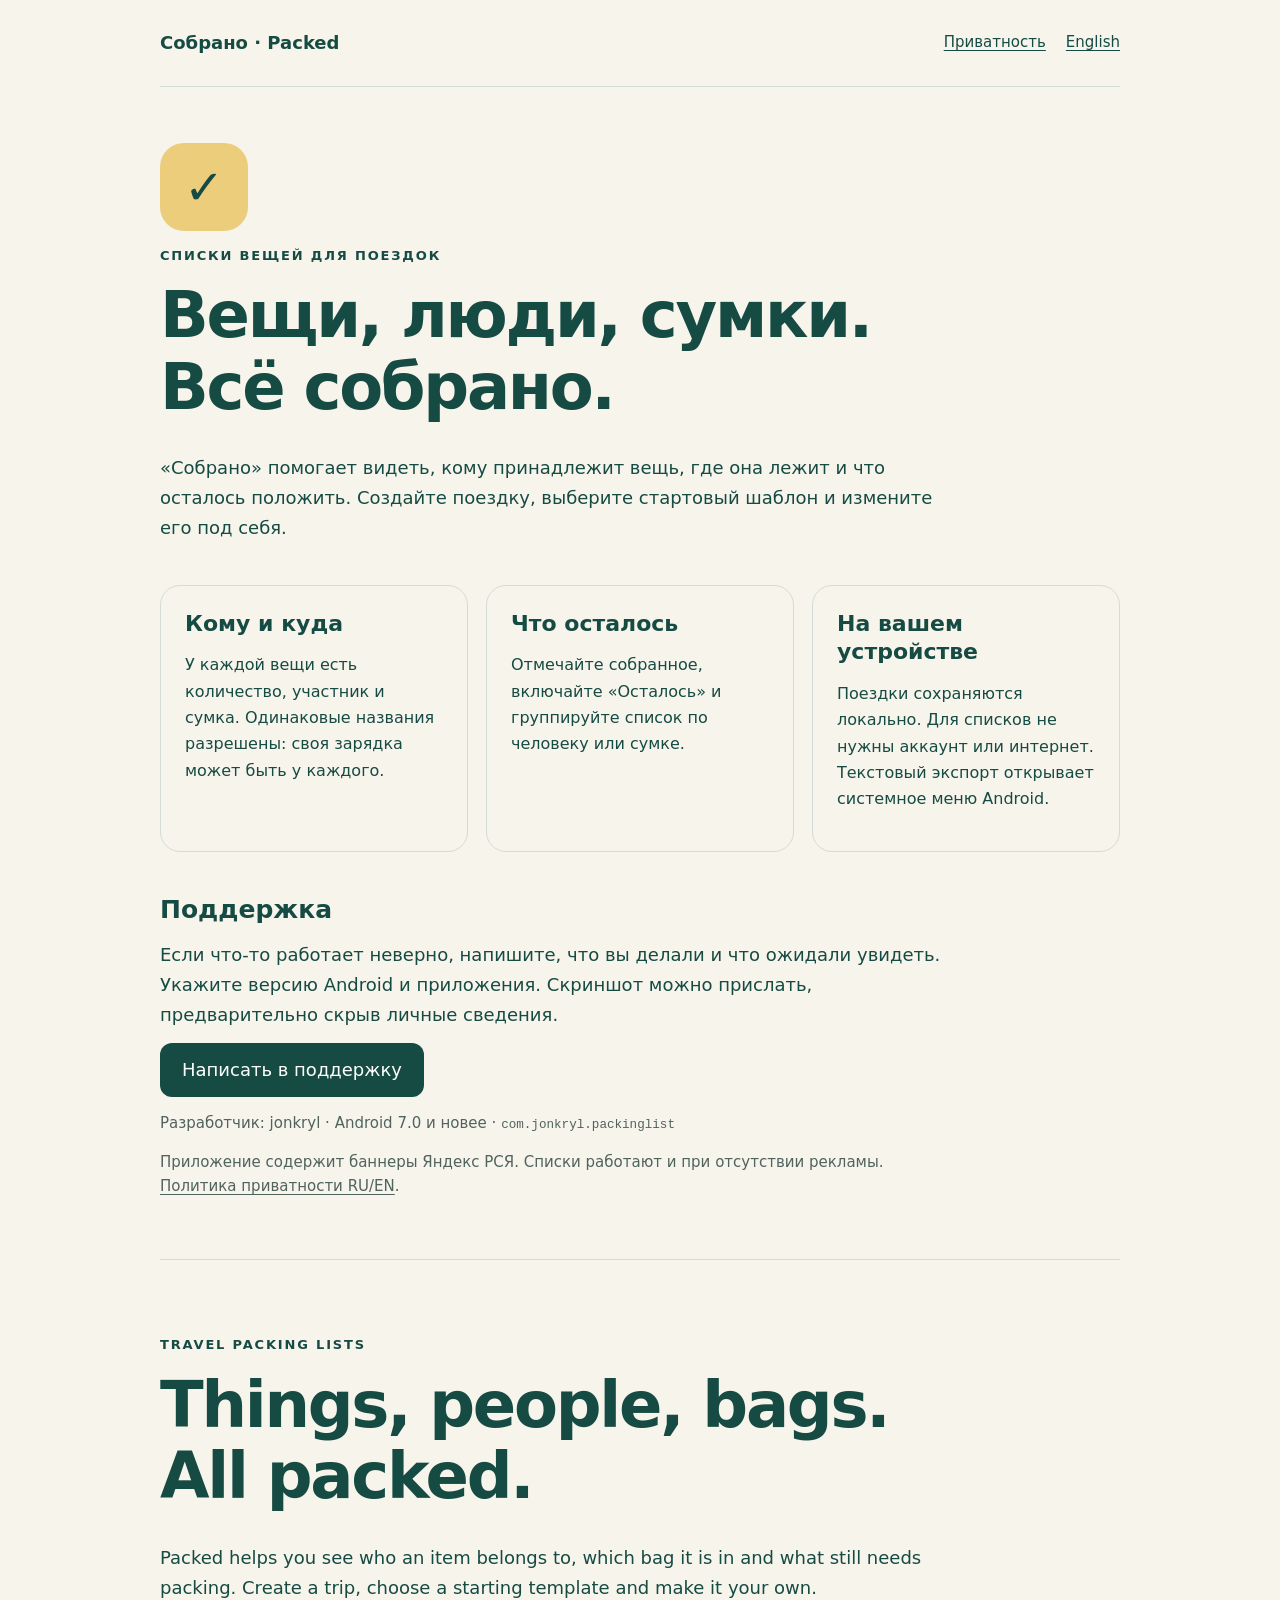
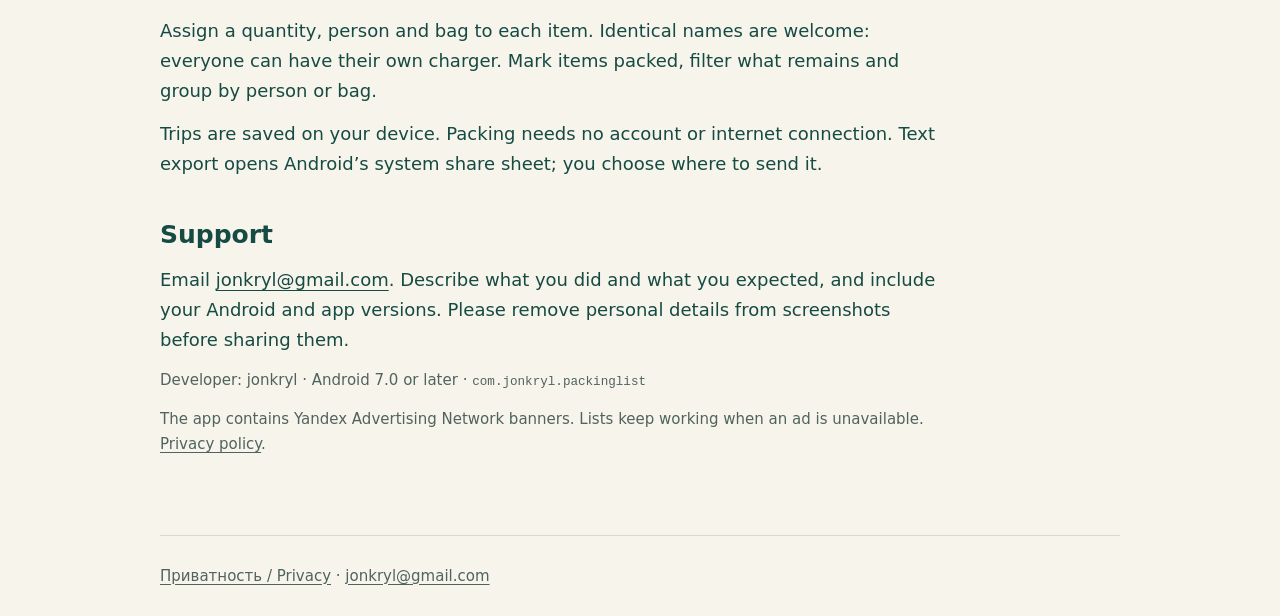
<file: docs/index.html>
<!doctype html>
<html lang="ru">
<head>
  <meta charset="utf-8">
  <meta name="viewport" content="width=device-width,initial-scale=1">
  <meta name="description" content="Собрано / Packed: локальные списки вещей для поездок, участников и сумок. Поддержка Android-приложения com.jonkryl.packinglist.">
  <title>Собрано · Packed — поддержка</title>
  <link rel="stylesheet" href="style.css">
</head>
<body>
<header><a href="./">Собрано · Packed</a><nav aria-label="Разделы"><a href="privacy/">Приватность</a><a href="#english" lang="en">English</a></nav></header>
<main>
  <section aria-labelledby="title-ru">
    <div class="brand-mark" aria-hidden="true">✓</div>
    <p class="eyebrow">Списки вещей для поездок</p>
    <h1 id="title-ru">Вещи, люди, сумки.<br>Всё собрано.</h1>
    <p>«Собрано» помогает видеть, кому принадлежит вещь, где она лежит и что осталось положить. Создайте поездку, выберите стартовый шаблон и измените его под себя.</p>
    <div class="grid">
      <article class="card"><h2>Кому и куда</h2><p>У каждой вещи есть количество, участник и сумка. Одинаковые названия разрешены: своя зарядка может быть у каждого.</p></article>
      <article class="card"><h2>Что осталось</h2><p>Отмечайте собранное, включайте «Осталось» и группируйте список по человеку или сумке.</p></article>
      <article class="card"><h2>На вашем устройстве</h2><p>Поездки сохраняются локально. Для списков не нужны аккаунт или интернет. Текстовый экспорт открывает системное меню Android.</p></article>
    </div>
    <h2>Поддержка</h2>
    <p>Если что-то работает неверно, напишите, что вы делали и что ожидали увидеть. Укажите версию Android и приложения. Скриншот можно прислать, предварительно скрыв личные сведения.</p>
    <p><a class="link-button" href="mailto:jonkryl@gmail.com?subject=%D0%A1%D0%BE%D0%B1%D1%80%D0%B0%D0%BD%D0%BE%20%E2%80%94%20%D0%BF%D0%BE%D0%B4%D0%B4%D0%B5%D1%80%D0%B6%D0%BA%D0%B0">Написать в поддержку</a></p>
    <p class="small">Разработчик: jonkryl · Android 7.0 и новее · <code>com.jonkryl.packinglist</code></p>
    <p class="small">Приложение содержит баннеры Яндекс РСЯ. Списки работают и при отсутствии рекламы. <a href="privacy/">Политика приватности RU/EN</a>.</p>
  </section>
  <section id="english" class="languages" lang="en" aria-labelledby="title-en">
    <p class="eyebrow">Travel packing lists</p>
    <h1 id="title-en">Things, people, bags.<br>All packed.</h1>
    <p>Packed helps you see who an item belongs to, which bag it is in and what still needs packing. Create a trip, choose a starting template and make it your own.</p>
    <p>Assign a quantity, person and bag to each item. Identical names are welcome: everyone can have their own charger. Mark items packed, filter what remains and group by person or bag.</p>
    <p>Trips are saved on your device. Packing needs no account or internet connection. Text export opens Android’s system share sheet; you choose where to send it.</p>
    <h2>Support</h2>
    <p>Email <a href="mailto:jonkryl@gmail.com?subject=Packed%20support">jonkryl@gmail.com</a>. Describe what you did and what you expected, and include your Android and app versions. Please remove personal details from screenshots before sharing them.</p>
    <p class="small">Developer: jonkryl · Android 7.0 or later · <code>com.jonkryl.packinglist</code></p>
    <p class="small">The app contains Yandex Advertising Network banners. Lists keep working when an ad is unavailable. <a href="privacy/#english">Privacy policy</a>.</p>
  </section>
</main>
<footer><a href="privacy/">Приватность / Privacy</a> · <a href="mailto:jonkryl@gmail.com">jonkryl@gmail.com</a></footer>
</body>
</html>
</file>
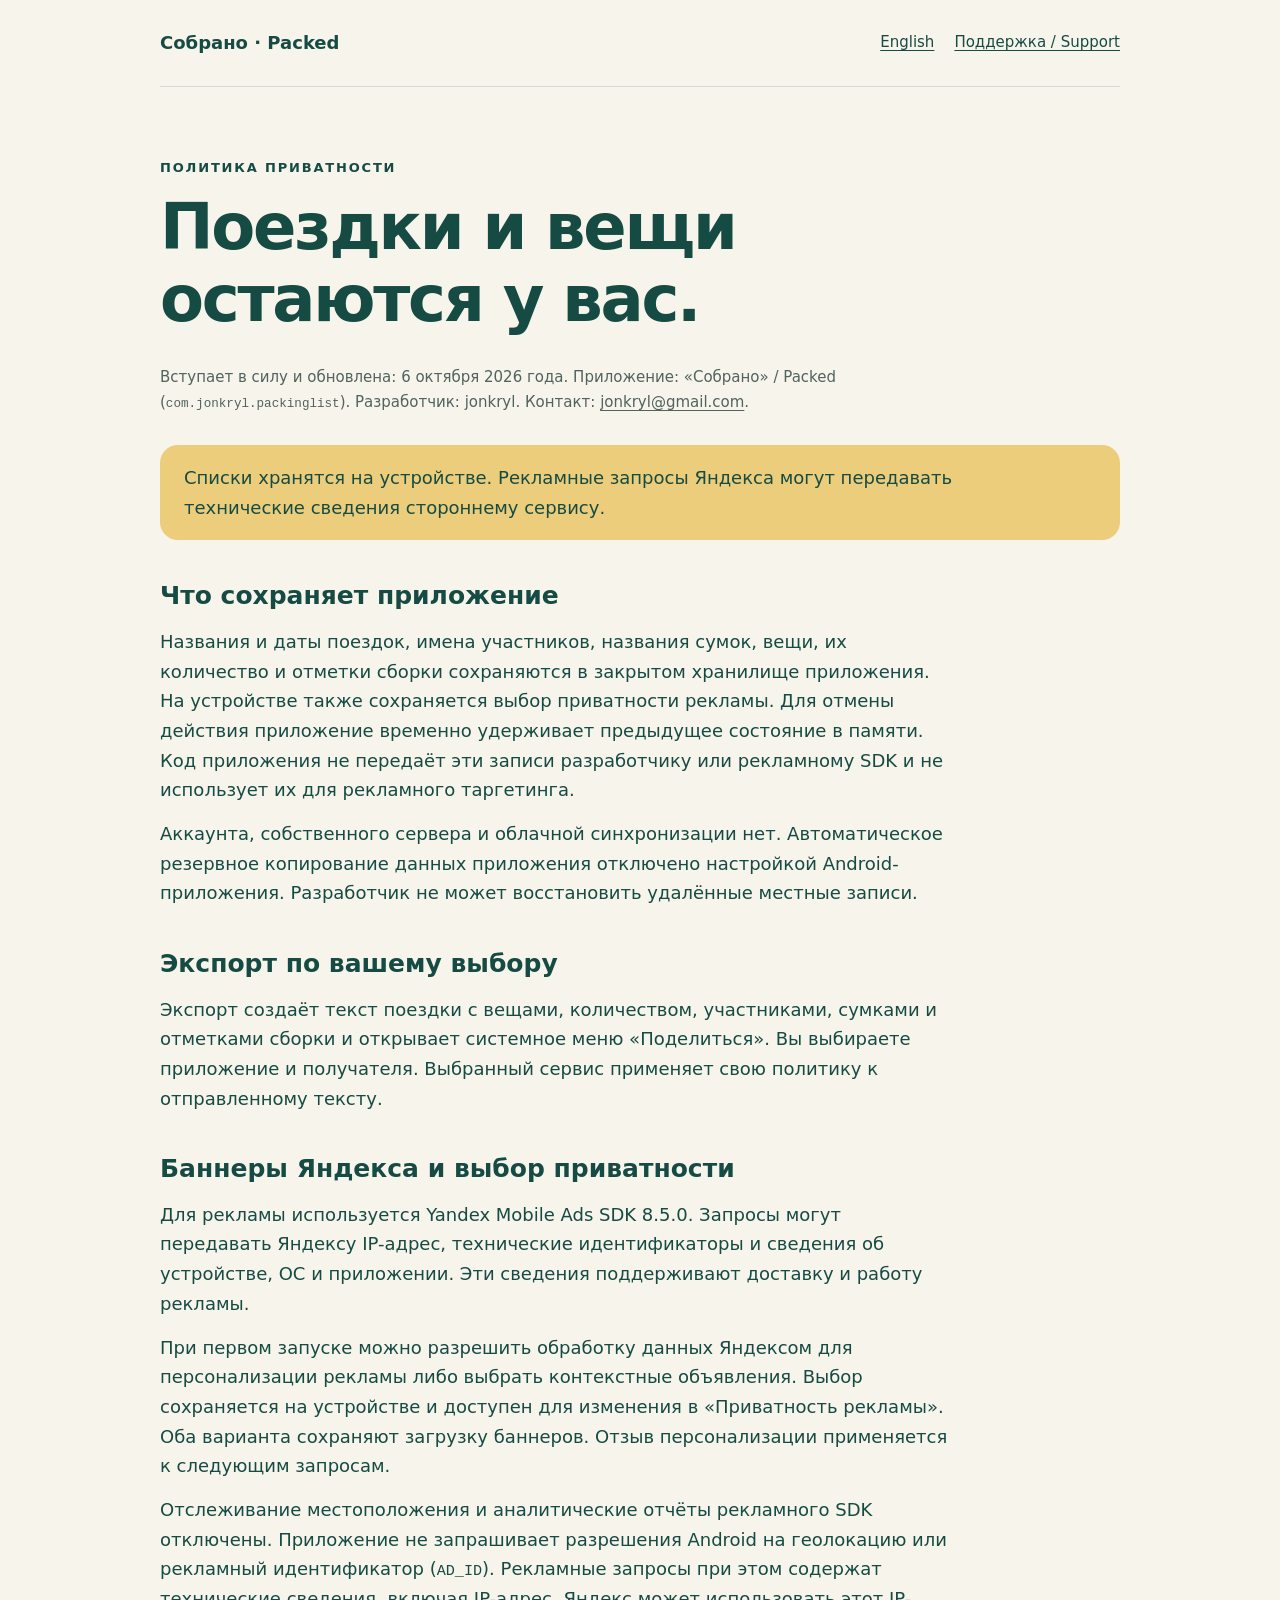
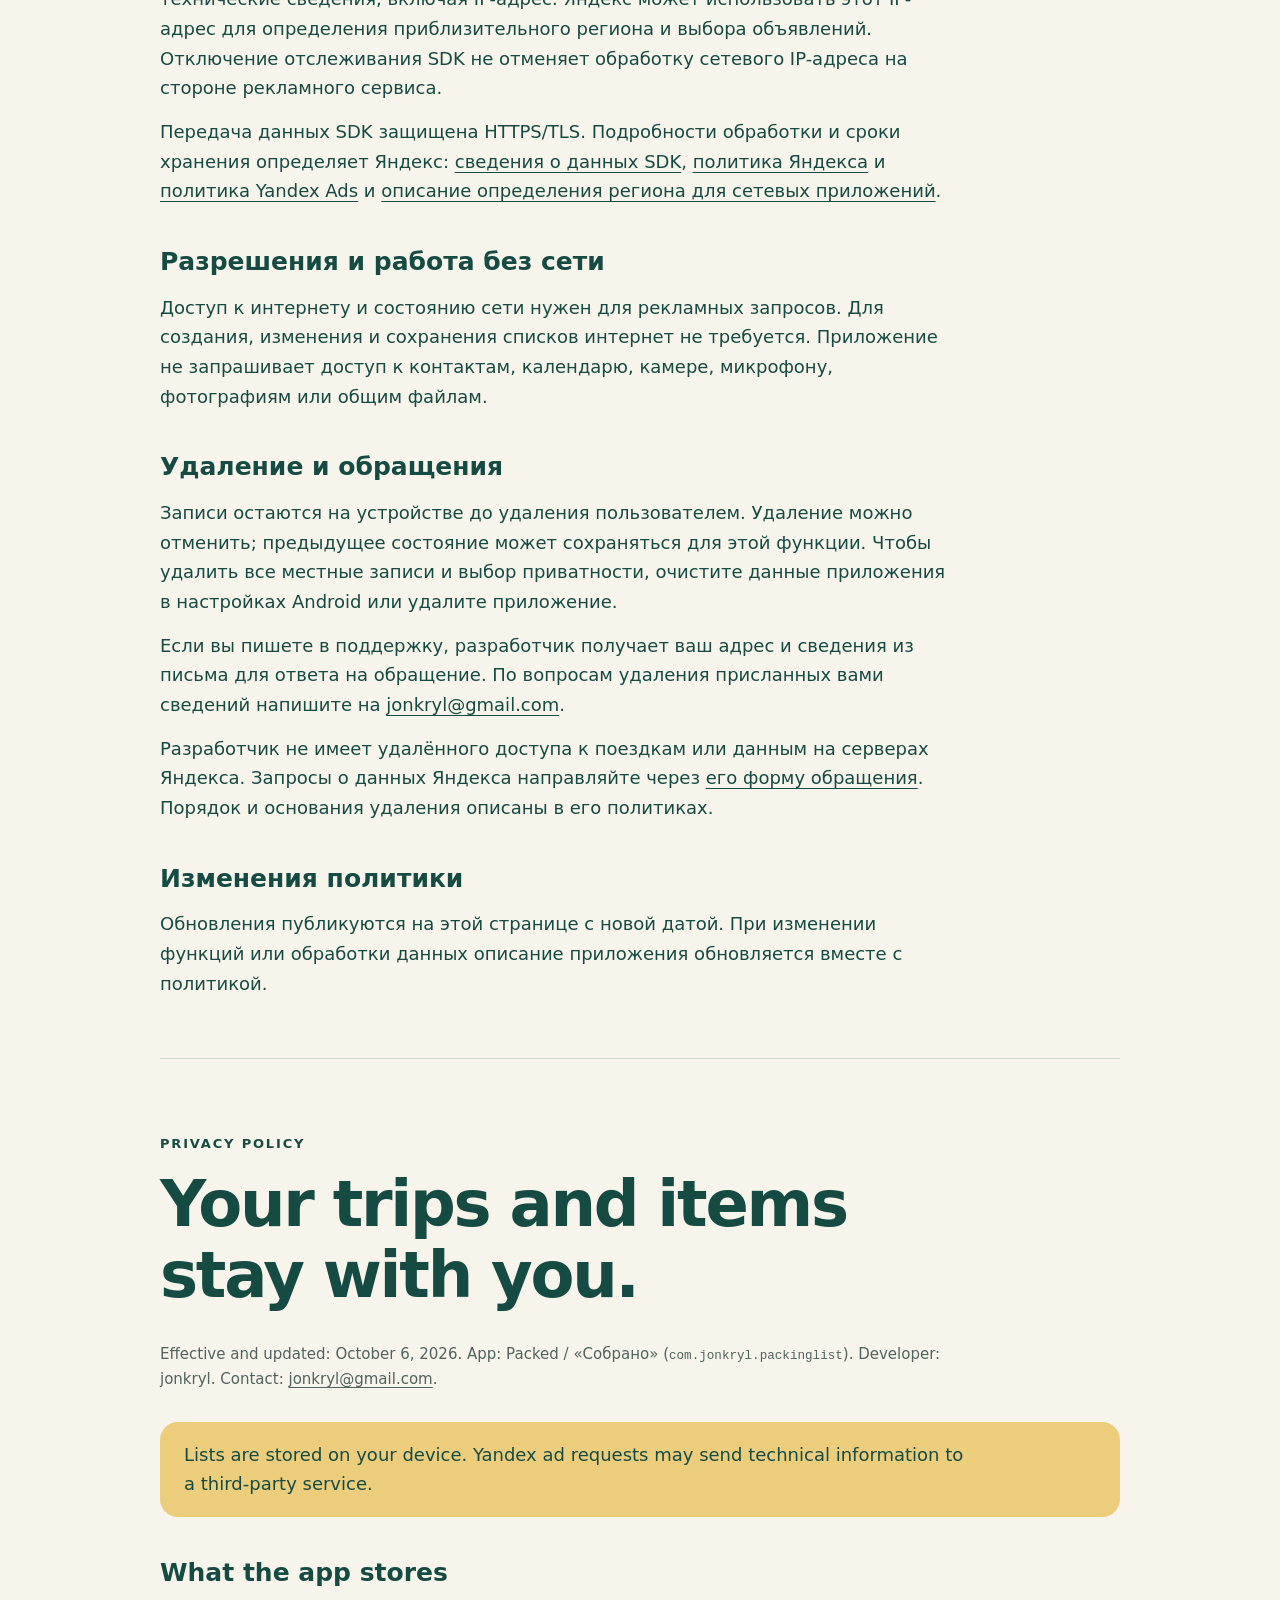
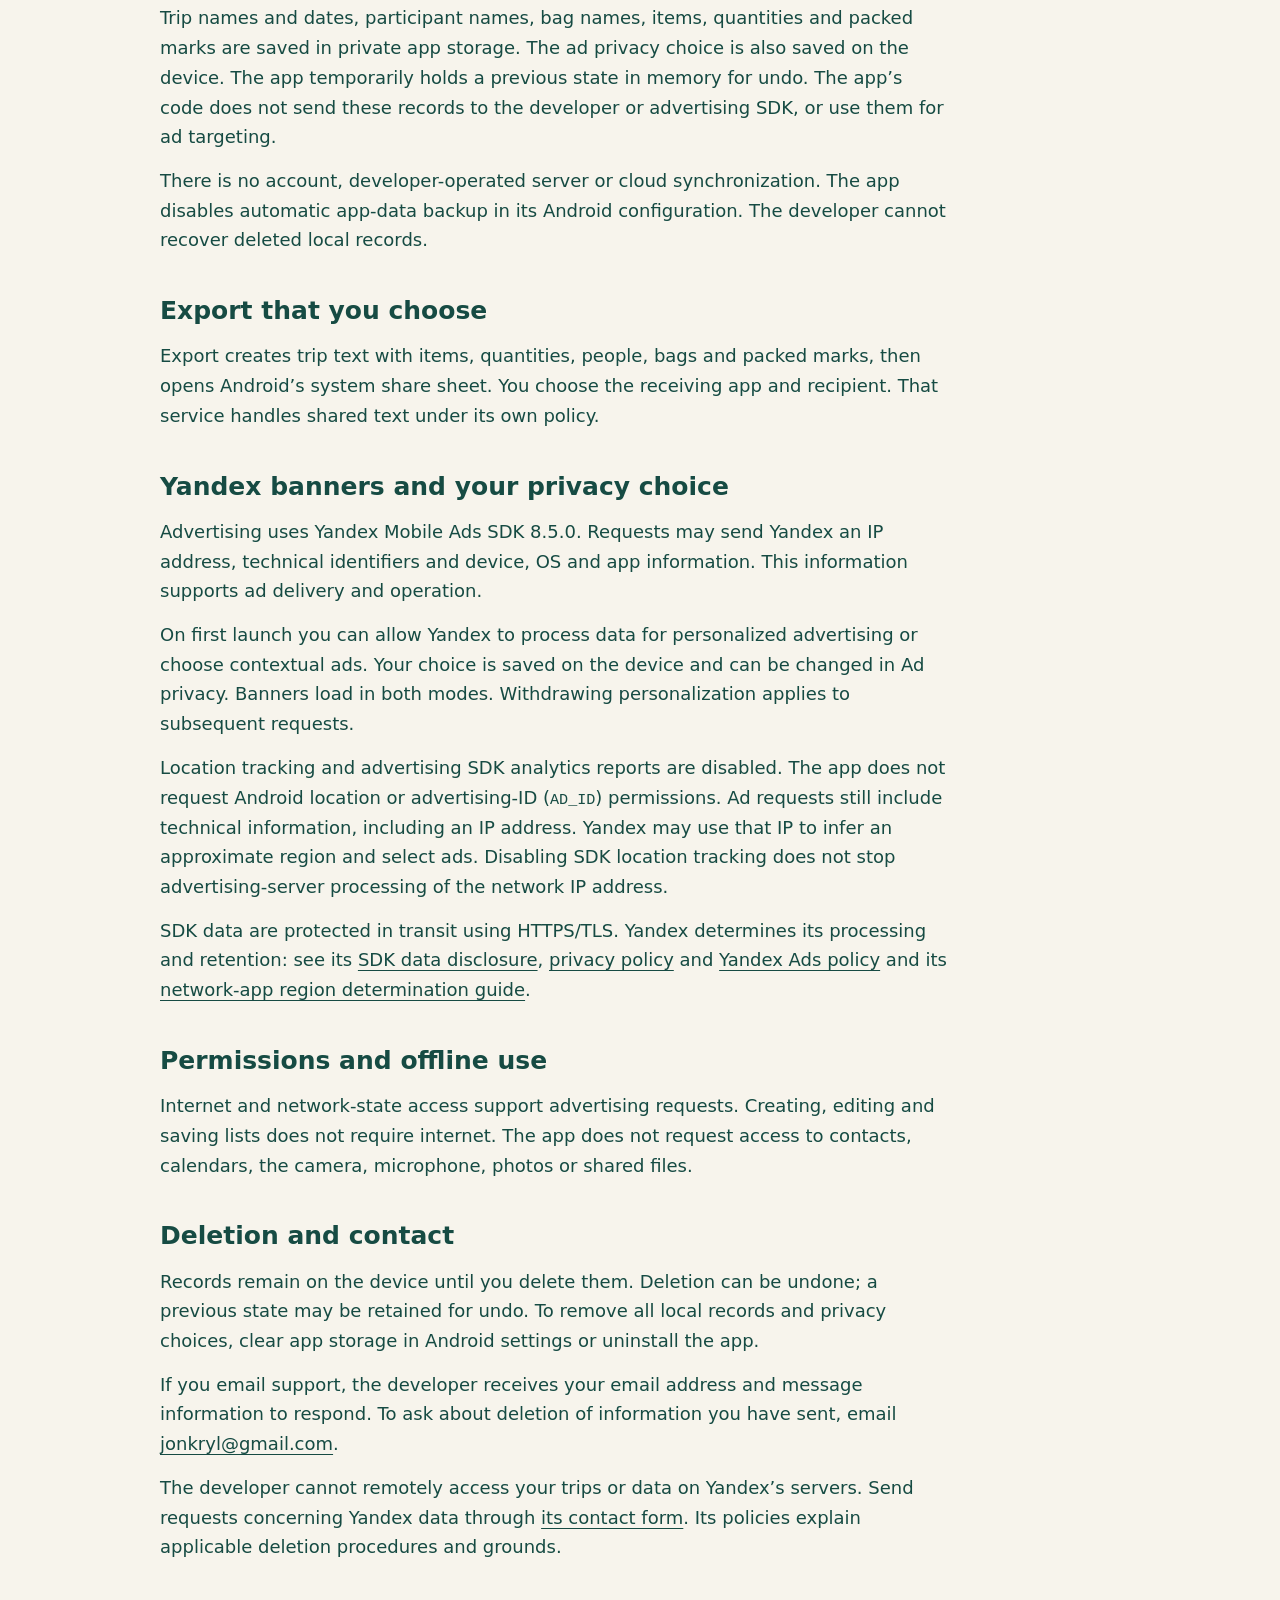
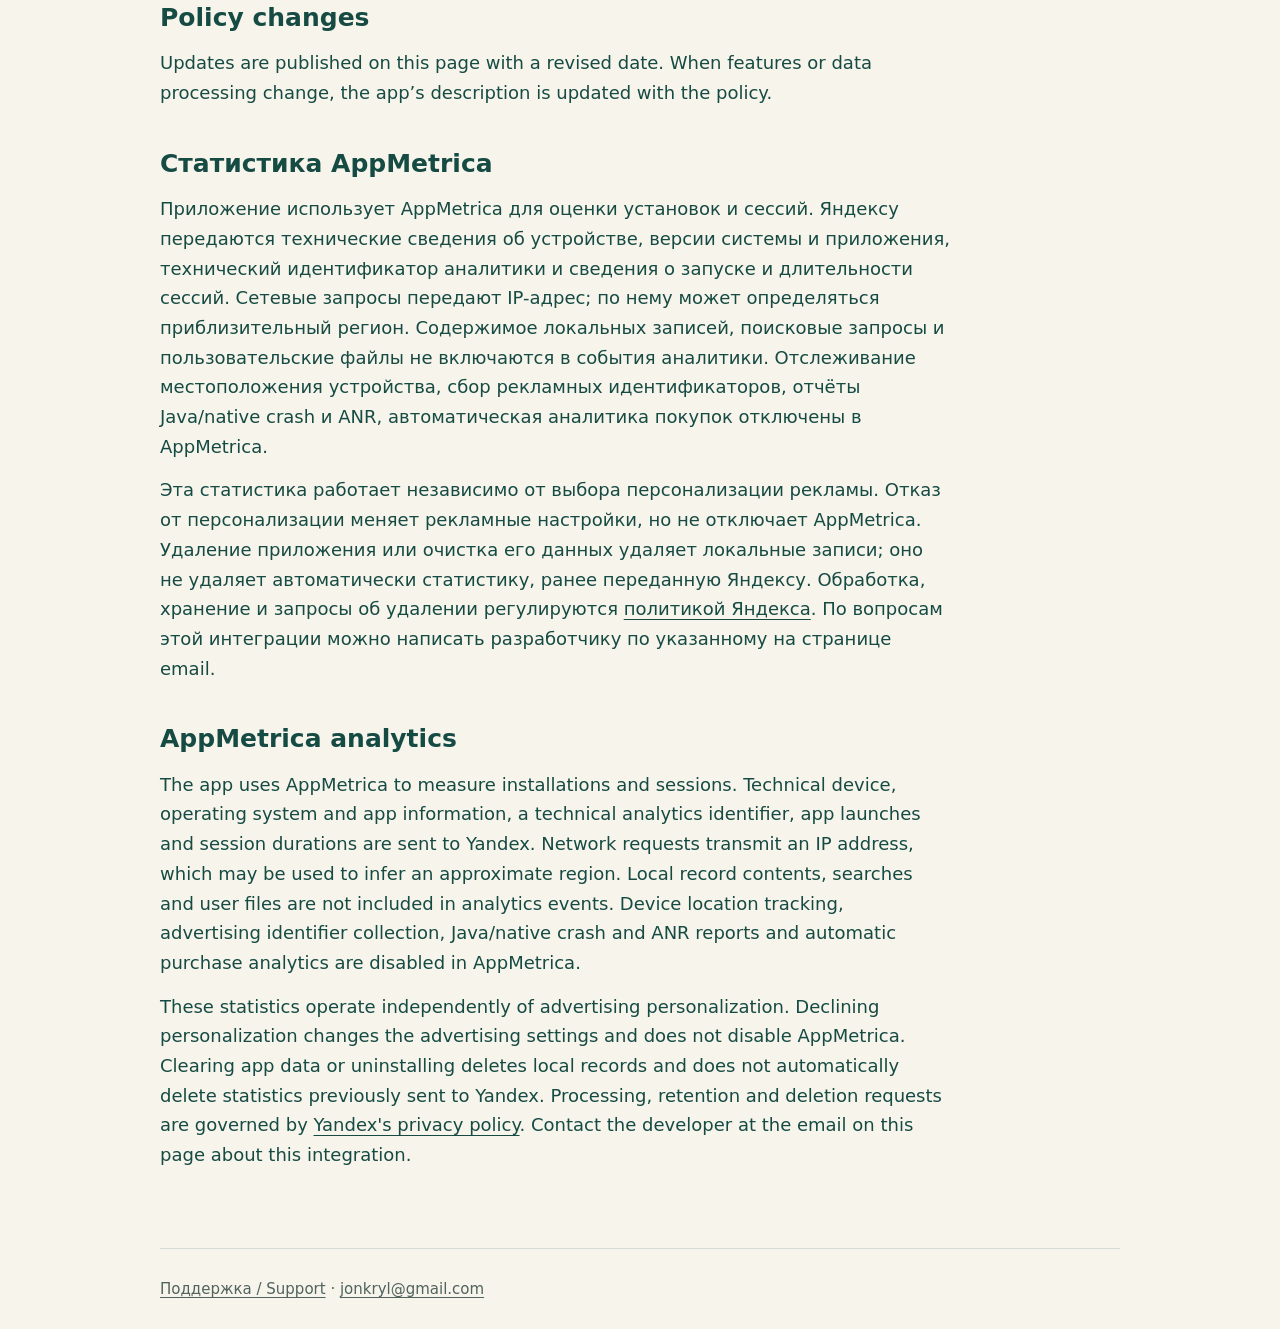
<file: docs/privacy/index.html>
<!doctype html>
<html lang="ru">
<head>
  <meta charset="utf-8">
  <meta name="viewport" content="width=device-width,initial-scale=1">
  <meta name="description" content="Политика приватности Android-приложения Собрано / Packed, com.jonkryl.packinglist. Локальные поездки и реклама Яндекса.">
  <title>Приватность / Privacy — Собрано · Packed</title>
  <link rel="stylesheet" href="../style.css">
</head>
<body>
<header><a href="../">Собрано · Packed</a><nav aria-label="Разделы"><a href="#english" lang="en">English</a><a href="../">Поддержка / Support</a></nav></header>
<main>
  <section aria-labelledby="title-ru">
    <p class="eyebrow">Политика приватности</p>
    <h1 id="title-ru">Поездки и вещи<br>остаются у вас.</h1>
    <p class="small">Вступает в силу и обновлена: 6 октября 2026 года. Приложение: «Собрано» / Packed (<code>com.jonkryl.packinglist</code>). Разработчик: jonkryl. Контакт: <a href="mailto:jonkryl@gmail.com">jonkryl@gmail.com</a>.</p>
    <aside class="note"><p>Списки хранятся на устройстве. Рекламные запросы Яндекса могут передавать технические сведения стороннему сервису.</p></aside>
    <h2>Что сохраняет приложение</h2>
    <p>Названия и даты поездок, имена участников, названия сумок, вещи, их количество и отметки сборки сохраняются в закрытом хранилище приложения. На устройстве также сохраняется выбор приватности рекламы. Для отмены действия приложение временно удерживает предыдущее состояние в памяти. Код приложения не передаёт эти записи разработчику или рекламному SDK и не использует их для рекламного таргетинга.</p>
    <p>Аккаунта, собственного сервера и облачной синхронизации нет. Автоматическое резервное копирование данных приложения отключено настройкой Android-приложения. Разработчик не может восстановить удалённые местные записи.</p>
    <h2>Экспорт по вашему выбору</h2>
    <p>Экспорт создаёт текст поездки с вещами, количеством, участниками, сумками и отметками сборки и открывает системное меню «Поделиться». Вы выбираете приложение и получателя. Выбранный сервис применяет свою политику к отправленному тексту.</p>
    <h2>Баннеры Яндекса и выбор приватности</h2>
    <p>Для рекламы используется Yandex Mobile Ads SDK 8.5.0. Запросы могут передавать Яндексу IP-адрес, технические идентификаторы и сведения об устройстве, ОС и приложении. Эти сведения поддерживают доставку и работу рекламы.</p>
    <p>При первом запуске можно разрешить обработку данных Яндексом для персонализации рекламы либо выбрать контекстные объявления. Выбор сохраняется на устройстве и доступен для изменения в «Приватность рекламы». Оба варианта сохраняют загрузку баннеров. Отзыв персонализации применяется к следующим запросам.</p>
    <p>Отслеживание местоположения и аналитические отчёты рекламного SDK отключены. Приложение не запрашивает разрешения Android на геолокацию или рекламный идентификатор (<code>AD_ID</code>). Рекламные запросы при этом содержат технические сведения, включая IP-адрес. Яндекс может использовать этот IP-адрес для определения приблизительного региона и выбора объявлений. Отключение отслеживания SDK не отменяет обработку сетевого IP-адреса на стороне рекламного сервиса.</p>
    <p>Передача данных SDK защищена HTTPS/TLS. Подробности обработки и сроки хранения определяет Яндекс: <a href="https://ads.yandex.com/helpcenter/en/dev/android/app-privacy-android">сведения о данных SDK</a>, <a href="https://yandex.com/legal/confidential/">политика Яндекса</a> и <a href="https://yandex.com/legal/international_ads_privacy_policy/en/">политика Yandex Ads</a> и <a href="https://yandex.ru/support/direct/en/efficiency/geotargeting">описание определения региона для сетевых приложений</a>.</p>
    <h2>Разрешения и работа без сети</h2>
    <p>Доступ к интернету и состоянию сети нужен для рекламных запросов. Для создания, изменения и сохранения списков интернет не требуется. Приложение не запрашивает доступ к контактам, календарю, камере, микрофону, фотографиям или общим файлам.</p>
    <h2>Удаление и обращения</h2>
    <p>Записи остаются на устройстве до удаления пользователем. Удаление можно отменить; предыдущее состояние может сохраняться для этой функции. Чтобы удалить все местные записи и выбор приватности, очистите данные приложения в настройках Android или удалите приложение.</p>
    <p>Если вы пишете в поддержку, разработчик получает ваш адрес и сведения из письма для ответа на обращение. По вопросам удаления присланных вами сведений напишите на <a href="mailto:jonkryl@gmail.com">jonkryl@gmail.com</a>.</p>
    <p>Разработчик не имеет удалённого доступа к поездкам или данным на серверах Яндекса. Запросы о данных Яндекса направляйте через <a href="https://yandex.com/support/common/troubleshooting/main.html">его форму обращения</a>. Порядок и основания удаления описаны в его политиках.</p>
    <h2>Изменения политики</h2>
    <p>Обновления публикуются на этой странице с новой датой. При изменении функций или обработки данных описание приложения обновляется вместе с политикой.</p>
  </section>
  <section id="english" class="languages" lang="en" aria-labelledby="title-en">
    <p class="eyebrow">Privacy policy</p>
    <h1 id="title-en">Your trips and items<br>stay with you.</h1>
    <p class="small">Effective and updated: October 6, 2026. App: Packed / «Собрано» (<code>com.jonkryl.packinglist</code>). Developer: jonkryl. Contact: <a href="mailto:jonkryl@gmail.com">jonkryl@gmail.com</a>.</p>
    <aside class="note"><p>Lists are stored on your device. Yandex ad requests may send technical information to a third-party service.</p></aside>
    <h2>What the app stores</h2>
    <p>Trip names and dates, participant names, bag names, items, quantities and packed marks are saved in private app storage. The ad privacy choice is also saved on the device. The app temporarily holds a previous state in memory for undo. The app’s code does not send these records to the developer or advertising SDK, or use them for ad targeting.</p>
    <p>There is no account, developer-operated server or cloud synchronization. The app disables automatic app-data backup in its Android configuration. The developer cannot recover deleted local records.</p>
    <h2>Export that you choose</h2>
    <p>Export creates trip text with items, quantities, people, bags and packed marks, then opens Android’s system share sheet. You choose the receiving app and recipient. That service handles shared text under its own policy.</p>
    <h2>Yandex banners and your privacy choice</h2>
    <p>Advertising uses Yandex Mobile Ads SDK 8.5.0. Requests may send Yandex an IP address, technical identifiers and device, OS and app information. This information supports ad delivery and operation.</p>
    <p>On first launch you can allow Yandex to process data for personalized advertising or choose contextual ads. Your choice is saved on the device and can be changed in Ad privacy. Banners load in both modes. Withdrawing personalization applies to subsequent requests.</p>
    <p>Location tracking and advertising SDK analytics reports are disabled. The app does not request Android location or advertising-ID (<code>AD_ID</code>) permissions. Ad requests still include technical information, including an IP address. Yandex may use that IP to infer an approximate region and select ads. Disabling SDK location tracking does not stop advertising-server processing of the network IP address.</p>
    <p>SDK data are protected in transit using HTTPS/TLS. Yandex determines its processing and retention: see its <a href="https://ads.yandex.com/helpcenter/en/dev/android/app-privacy-android">SDK data disclosure</a>, <a href="https://yandex.com/legal/confidential/">privacy policy</a> and <a href="https://yandex.com/legal/international_ads_privacy_policy/en/">Yandex Ads policy</a> and its <a href="https://yandex.ru/support/direct/en/efficiency/geotargeting">network-app region determination guide</a>.</p>
    <h2>Permissions and offline use</h2>
    <p>Internet and network-state access support advertising requests. Creating, editing and saving lists does not require internet. The app does not request access to contacts, calendars, the camera, microphone, photos or shared files.</p>
    <h2>Deletion and contact</h2>
    <p>Records remain on the device until you delete them. Deletion can be undone; a previous state may be retained for undo. To remove all local records and privacy choices, clear app storage in Android settings or uninstall the app.</p>
    <p>If you email support, the developer receives your email address and message information to respond. To ask about deletion of information you have sent, email <a href="mailto:jonkryl@gmail.com">jonkryl@gmail.com</a>.</p>
    <p>The developer cannot remotely access your trips or data on Yandex’s servers. Send requests concerning Yandex data through <a href="https://yandex.com/support/common/troubleshooting/main.html">its contact form</a>. Its policies explain applicable deletion procedures and grounds.</p>
    <h2>Policy changes</h2>
    <p>Updates are published on this page with a revised date. When features or data processing change, the app’s description is updated with the policy.</p>
  </section>

<section lang="ru"><h2>Статистика AppMetrica</h2><p>Приложение использует AppMetrica для оценки установок и сессий. Яндексу передаются технические сведения об устройстве, версии системы и приложения, технический идентификатор аналитики и сведения о запуске и длительности сессий. Сетевые запросы передают IP-адрес; по нему может определяться приблизительный регион. Содержимое локальных записей, поисковые запросы и пользовательские файлы не включаются в события аналитики. Отслеживание местоположения устройства, сбор рекламных идентификаторов, отчёты Java/native crash и ANR, автоматическая аналитика покупок отключены в AppMetrica.</p><p>Эта статистика работает независимо от выбора персонализации рекламы. Отказ от персонализации меняет рекламные настройки, но не отключает AppMetrica. Удаление приложения или очистка его данных удаляет локальные записи; оно не удаляет автоматически статистику, ранее переданную Яндексу. Обработка, хранение и запросы об удалении регулируются <a href="https://yandex.ru/legal/confidential/">политикой Яндекса</a>. По вопросам этой интеграции можно написать разработчику по указанному на странице email.</p></section>
<section lang="en"><h2>AppMetrica analytics</h2><p>The app uses AppMetrica to measure installations and sessions. Technical device, operating system and app information, a technical analytics identifier, app launches and session durations are sent to Yandex. Network requests transmit an IP address, which may be used to infer an approximate region. Local record contents, searches and user files are not included in analytics events. Device location tracking, advertising identifier collection, Java/native crash and ANR reports and automatic purchase analytics are disabled in AppMetrica.</p><p>These statistics operate independently of advertising personalization. Declining personalization changes the advertising settings and does not disable AppMetrica. Clearing app data or uninstalling deletes local records and does not automatically delete statistics previously sent to Yandex. Processing, retention and deletion requests are governed by <a href="https://yandex.com/legal/confidential/">Yandex's privacy policy</a>. Contact the developer at the email on this page about this integration.</p></section>
</main>
<footer><a href="../">Поддержка / Support</a> · <a href="mailto:jonkryl@gmail.com">jonkryl@gmail.com</a></footer>
</body>
</html>
</file>
<file: docs/style.css>
:root{color-scheme:light;--ink:#164b43;--paper:#f7f4ec;--muted:#50635d;--line:#d3ddd5;--accent:#eccd7c}
*{box-sizing:border-box}body{margin:0;background:var(--paper);color:var(--ink);font:18px/1.65 system-ui,-apple-system,BlinkMacSystemFont,"Segoe UI",sans-serif}a{color:inherit;text-underline-offset:.2em}a:hover{text-decoration-thickness:3px}header,main,footer{width:min(960px,calc(100% - 40px));margin:auto}header{display:flex;justify-content:space-between;flex-wrap:wrap;align-items:center;gap:16px;padding:28px 0;border-bottom:1px solid var(--line)}header>a{font-weight:750;text-decoration:none}nav{display:flex;gap:20px;font-size:15px}main{padding:56px 0 64px}h1{font-size:clamp(36px,6vw,64px);line-height:1.12;letter-spacing:-.035em;margin:12px 0 30px;max-width:840px}h2{font-size:25px;line-height:1.3;margin:40px 0 10px}p,ul{max-width:790px}p{margin:14px 0}.eyebrow{font-size:13px;font-weight:700;letter-spacing:.14em;text-transform:uppercase}.small{font-size:15px;color:var(--muted)}.note{background:var(--accent);border-radius:18px;padding:14px 24px;margin:30px 0}.note p{margin:4px 0}.languages{padding-top:60px;margin-top:60px;border-top:1px solid var(--line)}.grid{display:grid;grid-template-columns:repeat(3,1fr);gap:18px;margin:42px 0}.card{border:1px solid var(--line);border-radius:20px;padding:24px}.card h2{font-size:22px;margin-top:0}.card p{font-size:16px}.link-button{display:inline-block;background:var(--ink);color:white;padding:12px 22px;border-radius:12px;text-decoration:none;min-height:48px}.brand-mark{font-size:48px;display:inline-flex;align-items:center;justify-content:center;background:var(--accent);border-radius:24px;width:88px;height:88px;line-height:1}code{font-size:.84em;overflow-wrap:anywhere}footer{font-size:15px;color:var(--muted);padding:28px 0;border-top:1px solid var(--line)}:focus-visible{outline:3px solid #bb6929;outline-offset:4px}@media(max-width:680px){main{padding-top:36px}.grid{grid-template-columns:1fr}header,main,footer{width:calc(100% - 32px)}nav{gap:14px}.languages{padding-top:36px;margin-top:36px}}
</file>
